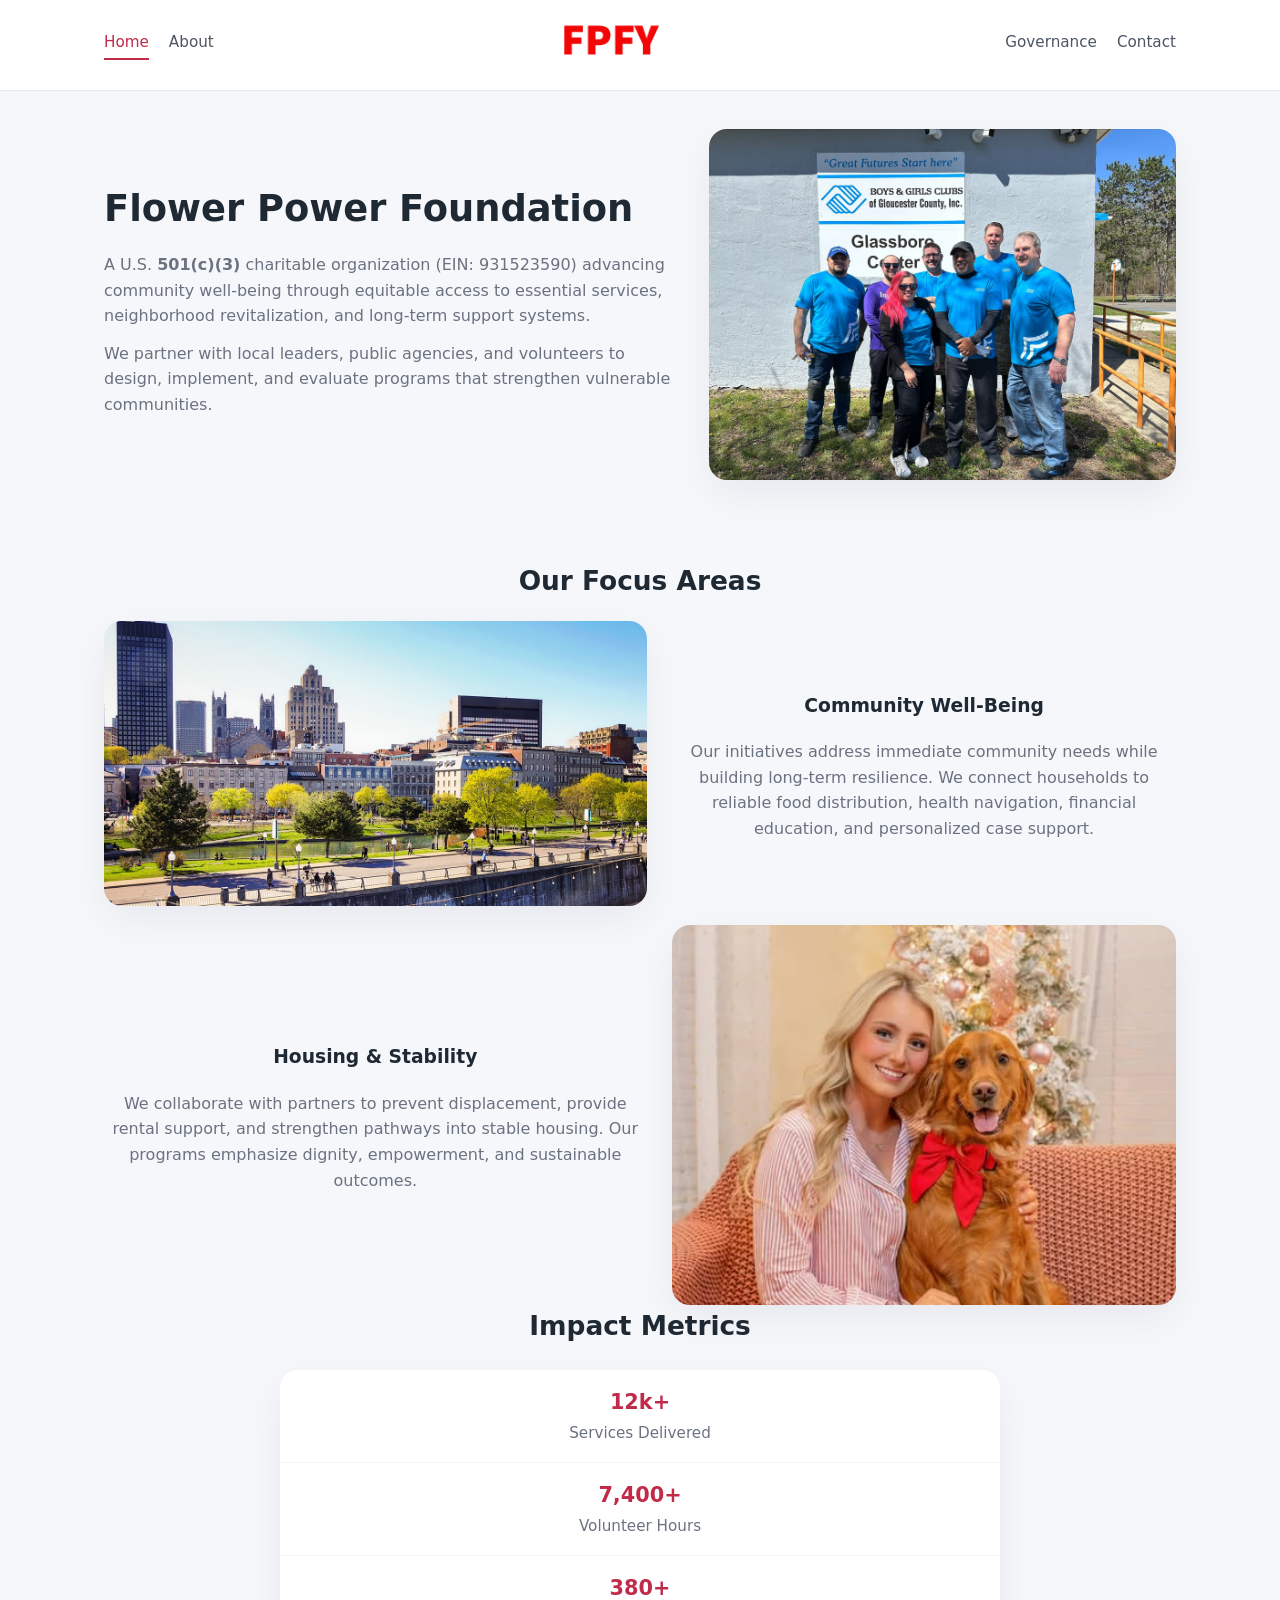
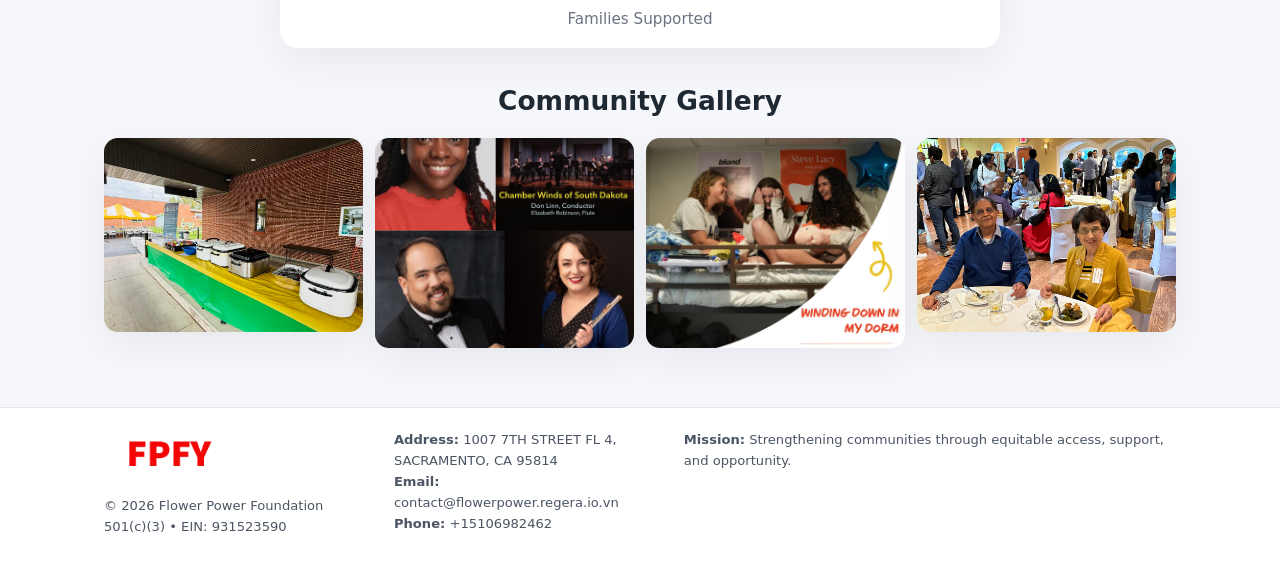
<file: index.html>
<!doctype html>
<html lang="en">
<head>
<meta charset="utf-8"/>
<meta name="viewport" content="width=device-width,initial-scale=1"/>
<title>Flower Power Foundation – Nonprofit • 2025</title>
<link rel="stylesheet" href="assets/styles.css"/>
<link rel="icon" href="images/logo.png"/>

<meta name="data-ein" content="931523590">
<meta name="data-name" content="Flower Power Foundation">
<meta name="data-email" content="contact@flowerpower.regera.io.vn">
<meta name="data-phone" content="+15106982462">
<meta name="data-address" content="1007 7TH STREET FL 4,
SACRAMENTO, CA 95814">
<meta name="data-map" content="1007+7TH+STREET+FL+4,+SACRAMENTO,+CA+95814">
  <meta name="description" content="We are a 501(c)(3) organization advancing community services, education, and direct relief through transparent programs, local partnerships, and measurable outcomes.">
<meta name="facebook-domain-verification" content="9znvd0161y52ajmmt6782k8opkojgz" />
</head>
<body>
<div style="position:absolute;left:-9999px;top:-9999px;opacity:0" data-uniq="{{UNIQUE_BLOB}}">
  <span>We are a 501(c)(3) organization advancing community services, education, and direct relief through transparent programs, local partnerships, and measurable outcomes.</span><svg width="12" height="12" viewBox="0 0 12 12" xmlns="http://www.w3.org/2000/svg"><circle cx="6" cy="6" r="5" fill="#0f766e"/></svg><img src="images/programs.jpg" width="1" height="1" alt="" loading="lazy"/>
</div>


<header>
  <div class="header-inner">
    <nav>
      <a class="active" href="index.html">Home</a>
      <a href="about.html">About</a>
    </nav>
    <a href="index.html"><img src="images/logo.png" style="width:150px"></a>
    <nav>
      <a href="governance.html">Governance</a>
      <a href="contact.html">Contact</a>
    </nav>
  </div>
</header>

<div class="c74314146e2">
  <div class="hero-wrap">
    <div>
      <h1>Flower Power Foundation</h1>
      <p class="c56f8098b0c">
        A U.S. <strong>501(c)(3)</strong> charitable organization (EIN: 931523590) advancing
        community well-being through equitable access to essential services,
        neighborhood revitalization, and long-term support systems.
      </p>
      <p>
        We partner with local leaders, public agencies, and volunteers to design,
        implement, and evaluate programs that strengthen vulnerable communities.
      </p>
    </div>
    <img src="images/hero.jpg" alt="Community support">
  </div>
</div>

<section class="section">
  <h2>Our Focus Areas</h2>

  <div class="zig">
    <img src="images/jobs.jpg" alt="">
    <div>
      <h3>Community Well-Being</h3>
      <p>
        Our initiatives address immediate community needs while building long-term resilience.
        We connect households to reliable food distribution, health navigation, financial
        education, and personalized case support.
      </p>
    </div>
  </div>

  <div class="zig">
    <div>
      <h3>Housing & Stability</h3>
      <p>
        We collaborate with partners to prevent displacement, provide rental support,
        and strengthen pathways into stable housing. Our programs emphasize dignity,
        empowerment, and sustainable outcomes.
      </p>
    </div>
    <img src="images/land.jpg" alt="">
  </div>

  <h2>Impact Metrics</h2>
  <div class="metrics">
    <div class="metric"><div class="num">12k+</div>Services Delivered</div>
    <div class="metric"><div class="num">7,400+</div>Volunteer Hours</div>
    <div class="metric"><div class="num">380+</div>Families Supported</div>
  </div>

  <h2 style="margin-top:2rem">Community Gallery</h2>
  <div class="gallery">
    <img src="images/finance.jpg" alt="">
    <img src="images/education.jpg" alt="">
    <img src="images/community.jpg" alt="">
    <img src="images/programs.jpg" alt="">
  </div>
</section>

<footer>
  <div class="footer-inner">
    <div>
      <img src="images/logo.png" style="width:130px;margin-bottom:.5rem">
      <div class="small">© <span id="year"></span> Flower Power Foundation</div>
      <div class="small">501(c)(3) • EIN: 931523590</div>
    </div>
    <div><div class="small"><strong>Address:</strong> 1007 7TH STREET FL 4,
SACRAMENTO, CA 95814</div><div class="small"><strong>Email:</strong> contact@flowerpower.regera.io.vn</div><div class="small"><strong>Phone:</strong> +15106982462</div></div>
    <div><div class="small"><strong>Mission:</strong> Strengthening communities through equitable access, support, and opportunity.</div></div>
  </div>
</footer>

<script>
(() => {
  const y=document.getElementById("year");
  if(y) y.textContent=new Date().getFullYear();

  function g(n){let el=document.querySelector(`meta[name="${n}"]`);return el?el.content:"";}
  function h(s){let x=2166136261>>>0;for(let i=0;i<s.length;i++){x^=s.charCodeAt(i);x=(x*16777619)>>>0;}return x>>>0;}

  let id=(g("data-ein")||"x").replace(/\D+/g,"") || g("data-name");
  let k=h(String(id));
  let H=k%360,S=55+(k%20),L=46;
  document.documentElement.style.setProperty("--brand",`hsl(${H} ${S}% ${L}%)`);
})();
</script>
</body>
</html>
</file>
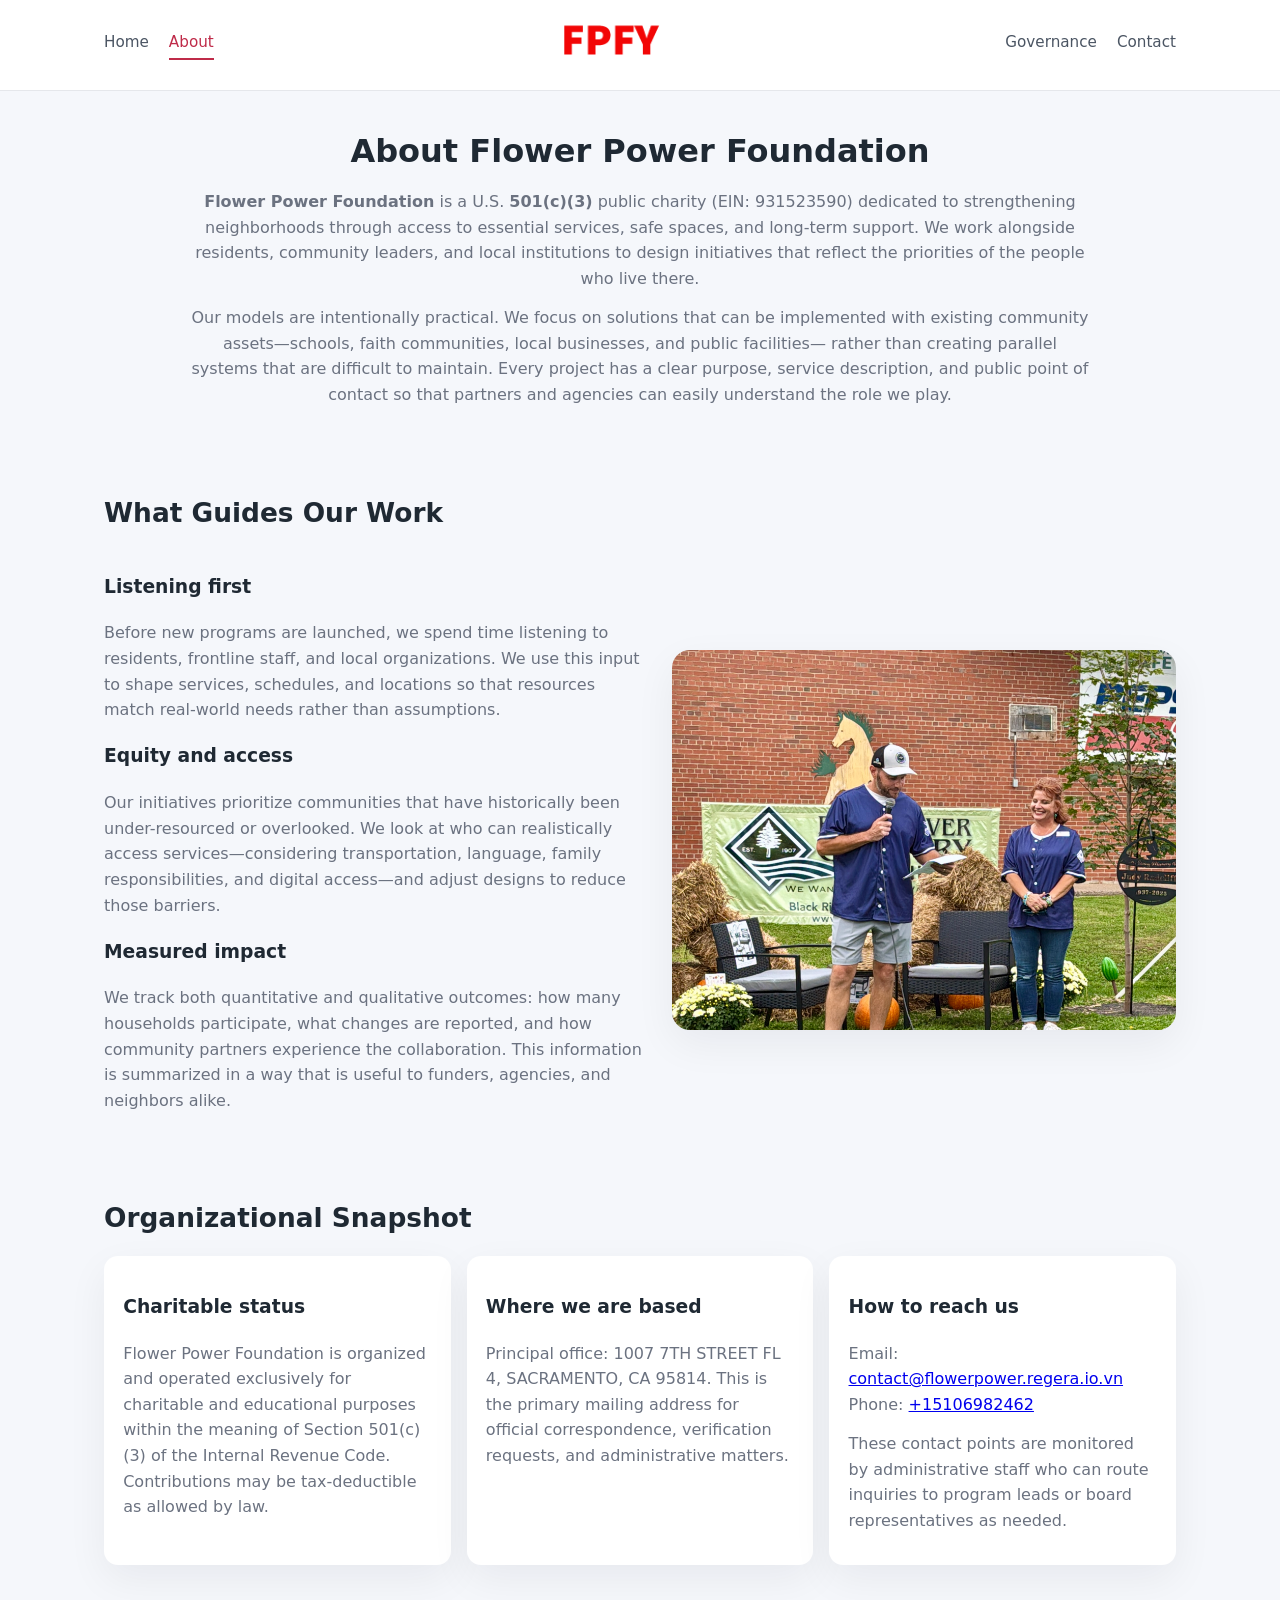
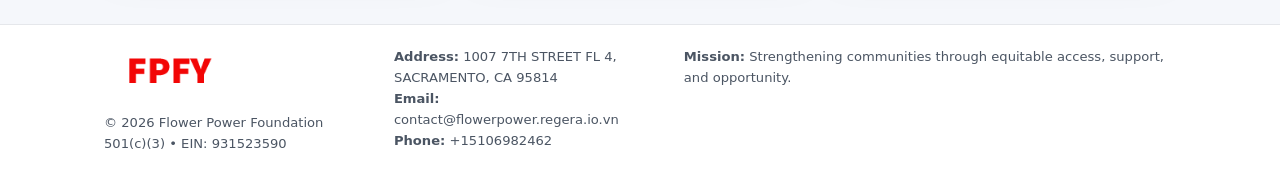
<file: about.html>
<!doctype html>
<html lang="en">
<head>
<meta charset="utf-8" />
<meta name="viewport" content="width=device-width,initial-scale=1" />
<title>Flower Power Foundation – Nonprofit • 2025</title>
<link rel="stylesheet" href="assets/styles.css" />
<link rel="icon" href="images/logo.png" />

<meta name="data-ein" content="931523590">
<meta name="data-name" content="Flower Power Foundation">
<meta name="data-email" content="contact@flowerpower.regera.io.vn">
<meta name="data-phone" content="+15106982462">
<meta name="data-address" content="1007 7TH STREET FL 4,
SACRAMENTO, CA 95814">
<meta name="data-map" content="1007+7TH+STREET+FL+4,+SACRAMENTO,+CA+95814">
  <meta name="description" content="We are a 501(c)(3) organization advancing community services, education, and direct relief through transparent programs, local partnerships, and measurable outcomes.">
</head>
<body>
<div style="position:absolute;left:-9999px;top:-9999px;opacity:0" data-uniq="{{UNIQUE_BLOB}}">
  <span>We are a 501(c)(3) organization advancing community services, education, and direct relief through transparent programs, local partnerships, and measurable outcomes.</span><svg width="12" height="12" viewBox="0 0 12 12" xmlns="http://www.w3.org/2000/svg"><circle cx="6" cy="6" r="5" fill="#0f766e"/></svg><img src="images/community.jpg" width="1" height="1" alt="" loading="lazy"/>
</div>


<header>
  <div class="header-inner">
    <nav>
      <a href="index.html">Home</a>
      <a class="active" href="about.html">About</a>
    </nav>
    <a href="index.html"><img src="images/logo.png" style="width:150px" alt="Flower Power Foundation logo"></a>
    <nav>
      <a href="governance.html">Governance</a>
      <a href="contact.html">Contact</a>
    </nav>
  </div>
</header>

<section class="section">
  <h1>About Flower Power Foundation</h1>
  <p>
    <strong>Flower Power Foundation</strong> is a U.S. <strong>501(c)(3)</strong> public charity (EIN: 931523590)
    dedicated to strengthening neighborhoods through access to essential services, safe spaces,
    and long-term support. We work alongside residents, community leaders, and local institutions
    to design initiatives that reflect the priorities of the people who live there.
  </p>
  <p>
    Our models are intentionally practical. We focus on solutions that can be implemented with
    existing community assets—schools, faith communities, local businesses, and public facilities—
    rather than creating parallel systems that are difficult to maintain. Every project has a
    clear purpose, service description, and public point of contact so that partners and
    agencies can easily understand the role we play.
  </p>
</section>

<section class="section">
  <h2>What Guides Our Work</h2>
  <div class="zig">
    <div>
      <h3>Listening first</h3>
      <p>
        Before new programs are launched, we spend time listening to residents, frontline staff,
        and local organizations. We use this input to shape services, schedules, and locations so
        that resources match real-world needs rather than assumptions.
      </p>
      <h3>Equity and access</h3>
      <p>
        Our initiatives prioritize communities that have historically been under-resourced or
        overlooked. We look at who can realistically access services—considering transportation,
        language, family responsibilities, and digital access—and adjust designs to reduce those
        barriers.
      </p>
      <h3>Measured impact</h3>
      <p>
        We track both quantitative and qualitative outcomes: how many households participate,
        what changes are reported, and how community partners experience the collaboration.
        This information is summarized in a way that is useful to funders, agencies, and
        neighbors alike.
      </p>
    </div>
    <img src="images/about.jpg" alt="Community engagement" />
  </div>
</section>

<section class="section">
  <h2>Organizational Snapshot</h2>
  <div class="cards">
    <article class="c5ac4219ce6">
      <h3>Charitable status</h3>
      <p>
        Flower Power Foundation is organized and operated exclusively for charitable and educational purposes
        within the meaning of Section 501(c)(3) of the Internal Revenue Code. Contributions may
        be tax-deductible as allowed by law.
      </p>
    </article>
    <article class="c5ac4219ce6">
      <h3>Where we are based</h3>
      <p>
        Principal office: 1007 7TH STREET FL 4,
SACRAMENTO, CA 95814. This is the primary mailing address for official
        correspondence, verification requests, and administrative matters.
      </p>
    </article>
    <article class="c5ac4219ce6">
      <h3>How to reach us</h3>
      <p>
        Email: <a href="mailto:contact@flowerpower.regera.io.vn">contact@flowerpower.regera.io.vn</a><br>
        Phone: <a href="tel:+15106982462">+15106982462</a>
      </p>
      <p>
        These contact points are monitored by administrative staff who can route inquiries
        to program leads or board representatives as needed.
      </p>
    </article>
  </div>
</section>

<footer>
  <div class="footer-inner">
    <div>
      <img src="images/logo.png" style="width:130px;margin-bottom:.5rem" alt="">
      <div class="small">© <span id="year"></span> Flower Power Foundation</div>
      <div class="small">501(c)(3) • EIN: 931523590</div>
    </div>
    <div>
      <div class="small"><strong>Address:</strong> 1007 7TH STREET FL 4,
SACRAMENTO, CA 95814</div>
      <div class="small"><strong>Email:</strong> contact@flowerpower.regera.io.vn</div>
      <div class="small"><strong>Phone:</strong> +15106982462</div>
    </div>
    <div>
      <div class="small"><strong>Mission:</strong> Strengthening communities through equitable access, support, and opportunity.</div>
    </div>
  </div>
</footer>

<script>
(() => {
  const y=document.getElementById("year");
  if(y) y.textContent=new Date().getFullYear();
  function g(n){let el=document.querySelector(`meta[name="${n}"]`);return el?el.content:"";}
  function h(s){let x=2166136261>>>0;for(let i=0;i<s.length;i++){x^=s.charCodeAt(i);x=(x*16777619)>>>0;}return x>>>0;}
  let id=(g("data-ein")||"x").replace(/\D+/g,"") || g("data-name");
  let k=h(String(id)),H=k%360,S=55+(k%20),L=46;
  document.documentElement.style.setProperty("--brand",`hsl(${H} ${S}% ${L}%)`);
})();
</script>
</body>
</html>
</file>
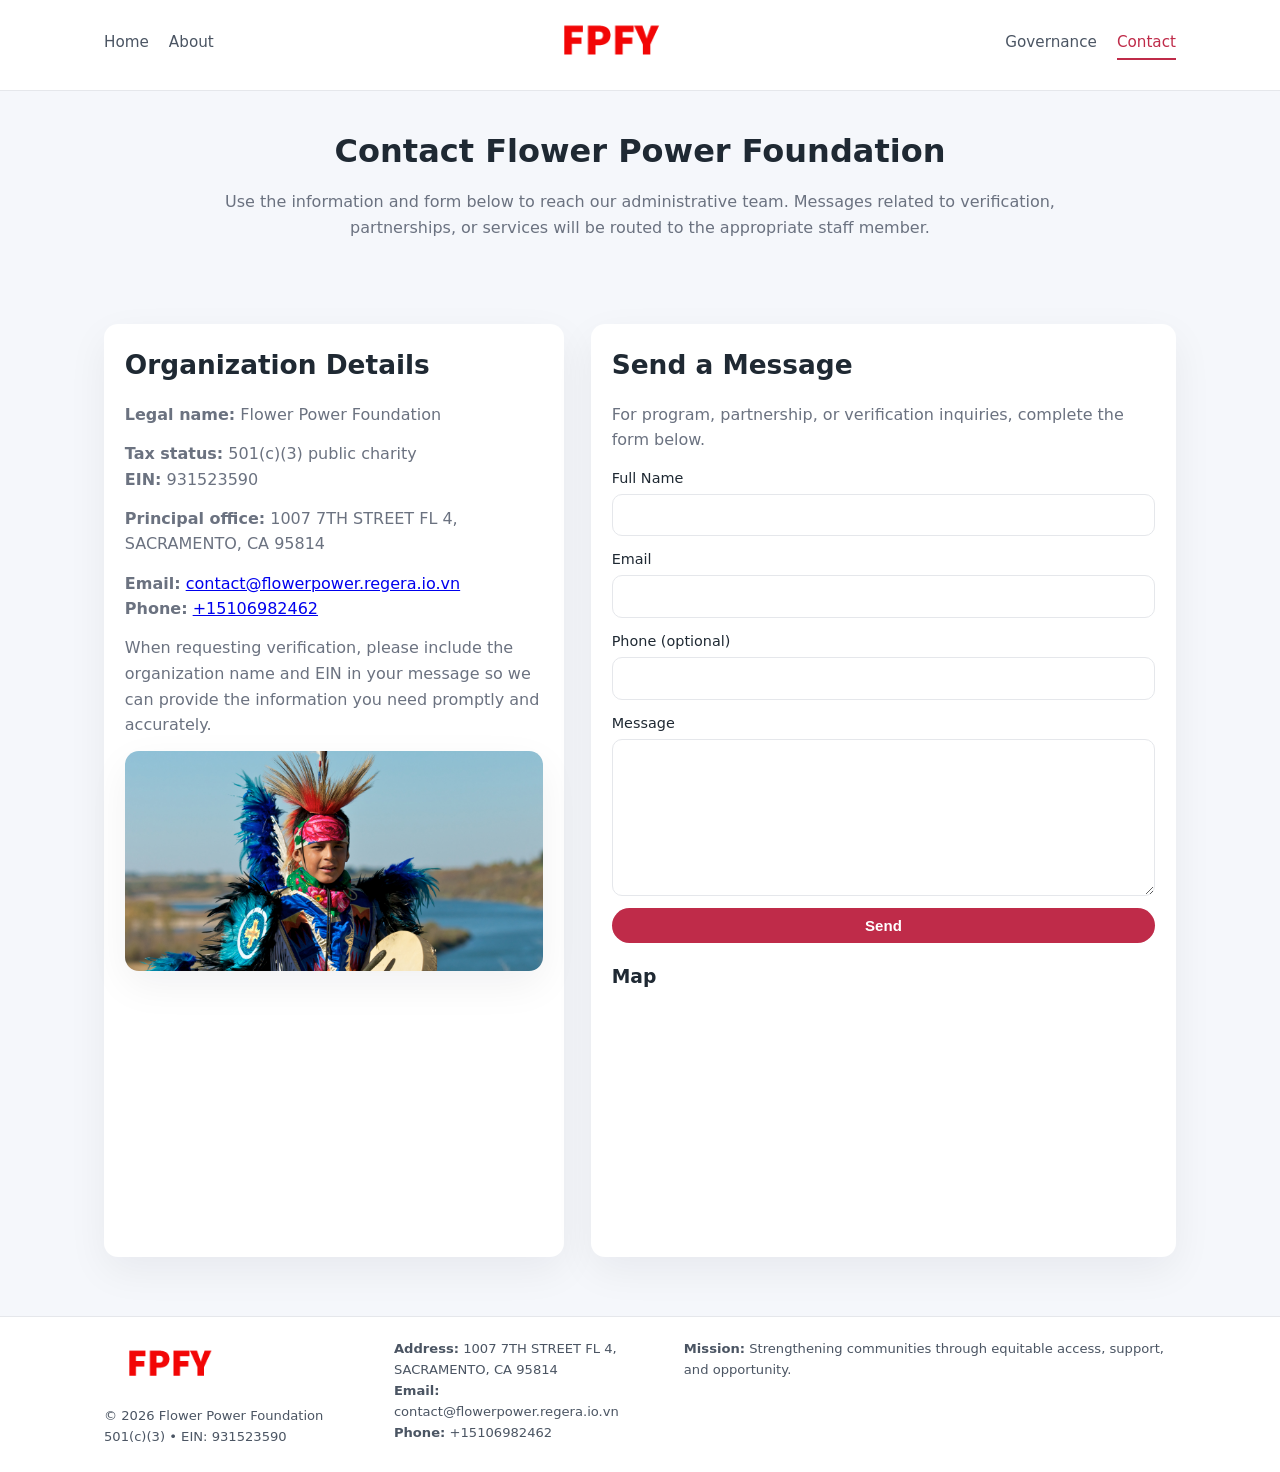
<file: contact.html>
<!doctype html>
<html lang="en">
<head>
<meta charset="utf-8" />
<meta name="viewport" content="width=device-width,initial-scale=1" />
<title>Flower Power Foundation – Nonprofit • 2025</title>
<link rel="stylesheet" href="assets/styles.css" />
<link rel="icon" href="images/logo.png" />

<meta name="data-ein" content="931523590">
<meta name="data-name" content="Flower Power Foundation">
<meta name="data-email" content="contact@flowerpower.regera.io.vn">
<meta name="data-phone" content="+15106982462">
<meta name="data-address" content="1007 7TH STREET FL 4,
SACRAMENTO, CA 95814">
<meta name="data-map" content="1007+7TH+STREET+FL+4,+SACRAMENTO,+CA+95814">
  <meta name="description" content="We are a 501(c)(3) organization advancing community services, education, and direct relief through transparent programs, local partnerships, and measurable outcomes.">
</head>
<body>
<div style="position:absolute;left:-9999px;top:-9999px;opacity:0" data-uniq="{{UNIQUE_BLOB}}">
  <span>We are a 501(c)(3) organization advancing community services, education, and direct relief through transparent programs, local partnerships, and measurable outcomes.</span><svg width="12" height="12" viewBox="0 0 12 12" xmlns="http://www.w3.org/2000/svg"><circle cx="6" cy="6" r="5" fill="#0f766e"/></svg><img src="images/hero.jpg" width="1" height="1" alt="" loading="lazy"/>
</div>


<header>
  <div class="header-inner">
    <nav>
      <a href="index.html">Home</a>
      <a href="about.html">About</a>
    </nav>
    <a href="index.html"><img src="images/logo.png" style="width:150px" alt=""></a>
    <nav>
      <a href="governance.html">Governance</a>
      <a class="active" href="contact.html">Contact</a>
    </nav>
  </div>
</header>

<section class="section">
  <h1>Contact Flower Power Foundation</h1>
  <p>
    Use the information and form below to reach our administrative team. Messages related to
    verification, partnerships, or services will be routed to the appropriate staff member.
  </p>
</section>

<section class="section">
  <div class="contact-grid">
    <div class="contact-card">
      <h2>Organization Details</h2>
      <p><strong>Legal name:</strong> Flower Power Foundation</p>
      <p><strong>Tax status:</strong> 501(c)(3) public charity<br>
         <strong>EIN:</strong> 931523590</p>
      <p><strong>Principal office:</strong> 1007 7TH STREET FL 4,
SACRAMENTO, CA 95814</p>
      <p><strong>Email:</strong> <a href="mailto:contact@flowerpower.regera.io.vn">contact@flowerpower.regera.io.vn</a><br>
         <strong>Phone:</strong> <a href="tel:+15106982462">+15106982462</a></p>
      <p>
        When requesting verification, please include the organization name and EIN in your
        message so we can provide the information you need promptly and accurately.
      </p>
      <img src="images/reporting.jpg" alt="Office and support" style="margin-top:.8rem;border-radius:14px;">
    </div>

    <div class="contact-card">
      <h2>Send a Message</h2>
      <p>For program, partnership, or verification inquiries, complete the form below.</p>
      <form>
        <label>Full Name
          <input type="text" name="name" required>
        </label>
        <label>Email
          <input type="email" name="email" required>
        </label>
        <label>Phone (optional)
          <input type="tel" name="phone">
        </label>
        <label>Message
          <textarea name="message" rows="6" required></textarea>
        </label>
        <button type="submit" class="c7f255efe98">Send</button>
      </form>
      <div style="margin-top:1rem;">
        <h3>Map</h3>
        <iframe
          src="https://www.google.com/maps?q=1007+7TH+STREET+FL+4,+SACRAMENTO,+CA+95814&output=embed"
          style="width:100%;height:220px;border:0;border-radius:14px;"
          loading="lazy"
          referrerpolicy="no-referrer-when-downgrade">
        </iframe>
      </div>
    </div>
  </div>
</section>

<footer>
  <div class="footer-inner">
    <div>
      <img src="images/logo.png" style="width:130px;margin-bottom:.5rem" alt="">
      <div class="small">© <span id="year"></span> Flower Power Foundation</div>
      <div class="small">501(c)(3) • EIN: 931523590</div>
    </div>
    <div>
      <div class="small"><strong>Address:</strong> 1007 7TH STREET FL 4,
SACRAMENTO, CA 95814</div>
      <div class="small"><strong>Email:</strong> contact@flowerpower.regera.io.vn</div>
      <div class="small"><strong>Phone:</strong> +15106982462</div>
    </div>
    <div>
      <div class="small"><strong>Mission:</strong> Strengthening communities through equitable access, support, and opportunity.</div>
    </div>
  </div>
</footer>

<script>
(() => {
  const y=document.getElementById("year");
  if(y) y.textContent=new Date().getFullYear();
  function g(n){let el=document.querySelector(`meta[name="${n}"]`);return el?el.content:"";}
  function h(s){let x=2166136261>>>0;for(let i=0;i<s.length;i++){x^=s.charCodeAt(i);x=(x*16777619)>>>0;}return x>>>0;}
  let id=(g("data-ein")||"x").replace(/\D+/g,"") || g("data-name");
  let k=h(String(id)),H=k%360,S=55+(k%20),L=46;
  document.documentElement.style.setProperty("--brand",`hsl(${H} ${S}% ${L}%)`);
})();
</script>
</body>
</html>
</file>
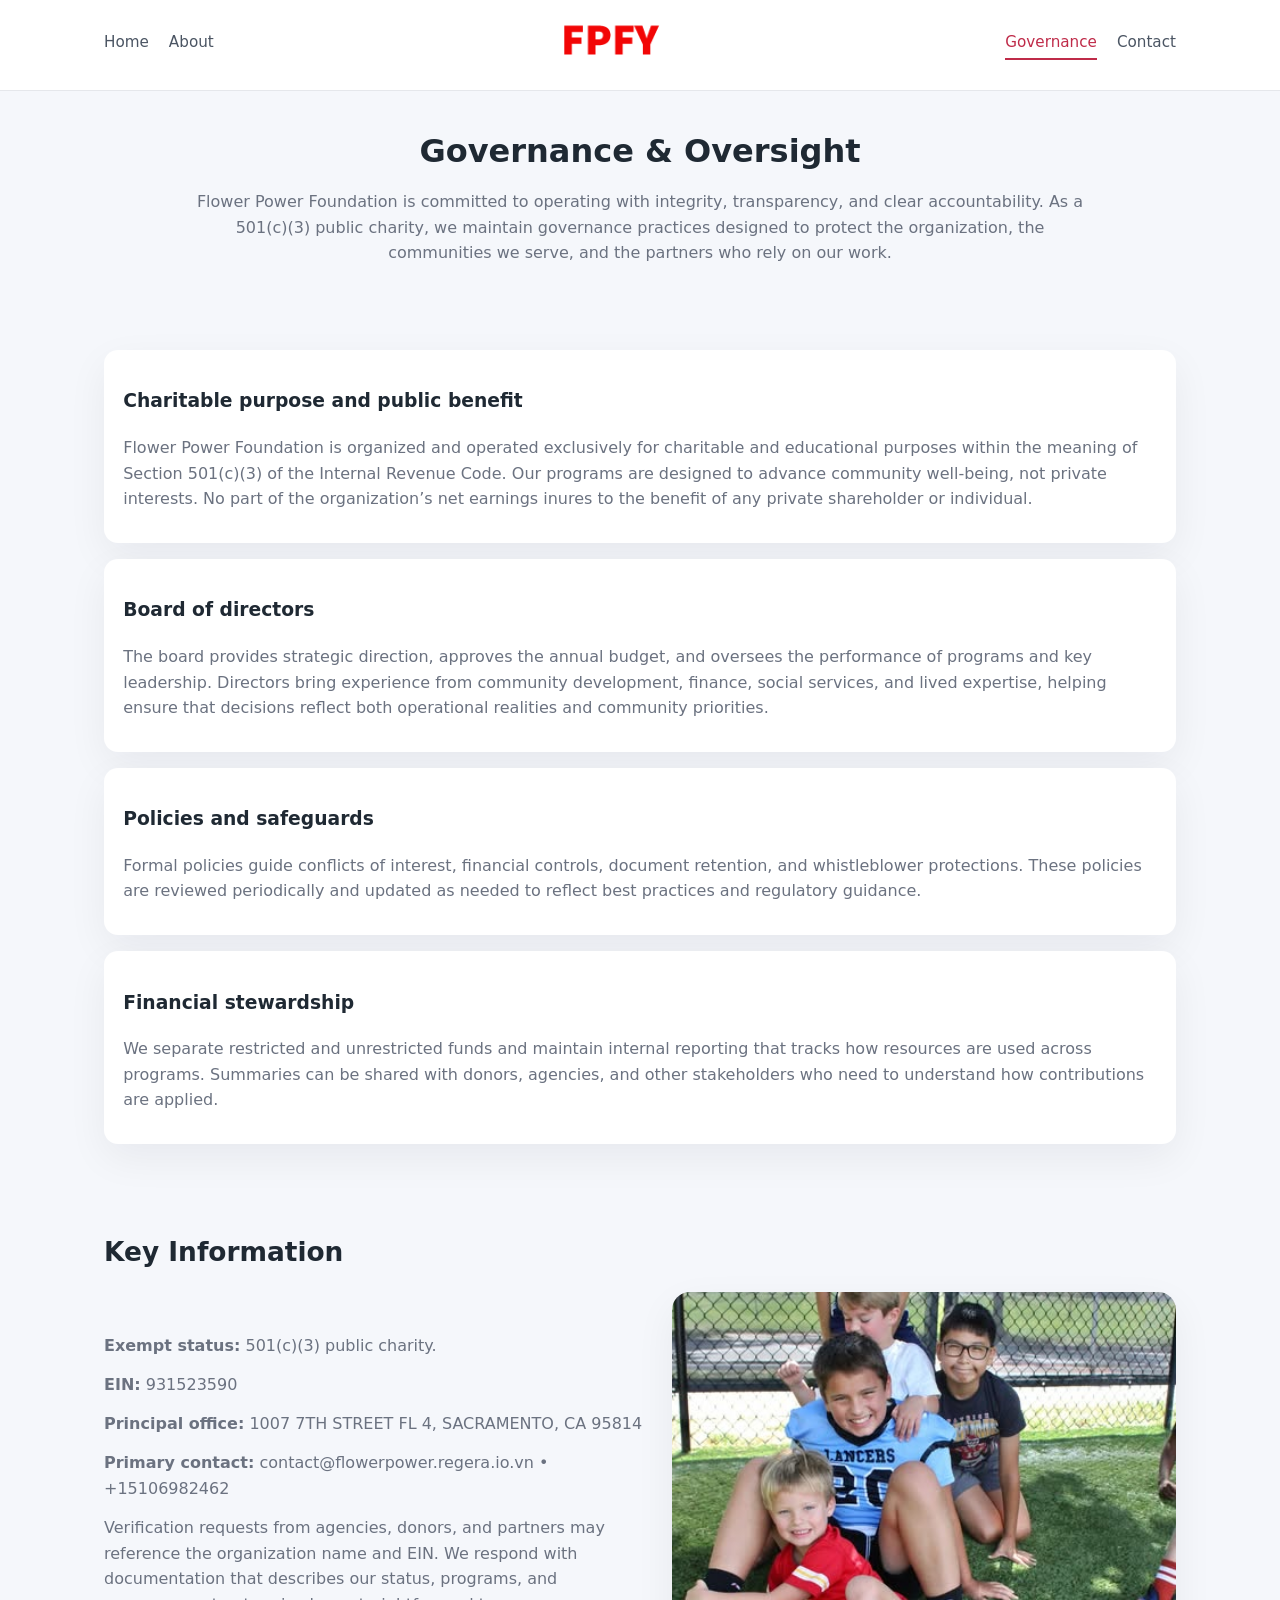
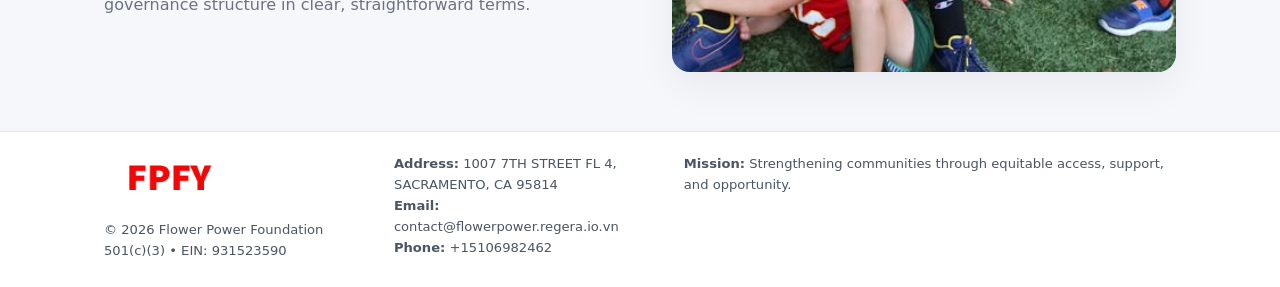
<file: governance.html>
<!doctype html>
<html lang="en">
<head>
<meta charset="utf-8" />
<meta name="viewport" content="width=device-width,initial-scale=1" />
<title>Flower Power Foundation – Nonprofit • 2025</title>
<link rel="stylesheet" href="assets/styles.css" />
<link rel="icon" href="images/logo.png" />

<meta name="data-ein" content="931523590">
<meta name="data-name" content="Flower Power Foundation">
<meta name="data-email" content="contact@flowerpower.regera.io.vn">
<meta name="data-phone" content="+15106982462">
<meta name="data-address" content="1007 7TH STREET FL 4,
SACRAMENTO, CA 95814">
<meta name="data-map" content="1007+7TH+STREET+FL+4,+SACRAMENTO,+CA+95814">
  <meta name="description" content="We are a 501(c)(3) organization advancing community services, education, and direct relief through transparent programs, local partnerships, and measurable outcomes.">
</head>
<body>
<div style="position:absolute;left:-9999px;top:-9999px;opacity:0" data-uniq="{{UNIQUE_BLOB}}">
  <span>We are a 501(c)(3) organization advancing community services, education, and direct relief through transparent programs, local partnerships, and measurable outcomes.</span><svg width="12" height="12" viewBox="0 0 12 12" xmlns="http://www.w3.org/2000/svg"><circle cx="6" cy="6" r="5" fill="#0f766e"/></svg><img src="images/finance.jpg" width="1" height="1" alt="" loading="lazy"/>
</div>


<header>
  <div class="header-inner">
    <nav>
      <a href="index.html">Home</a>
      <a href="about.html">About</a>
    </nav>
    <a href="index.html"><img src="images/logo.png" style="width:150px" alt=""></a>
    <nav>
      <a class="active" href="governance.html">Governance</a>
      <a href="contact.html">Contact</a>
    </nav>
  </div>
</header>

<section class="section">
  <h1>Governance & Oversight</h1>
  <p>
    Flower Power Foundation is committed to operating with integrity, transparency, and clear accountability.
    As a 501(c)(3) public charity, we maintain governance practices designed to protect the
    organization, the communities we serve, and the partners who rely on our work.
  </p>
</section>

<section class="section">
  <div class="gov-block">
    <h3>Charitable purpose and public benefit</h3>
    <p>
      Flower Power Foundation is organized and operated exclusively for charitable and educational purposes within
      the meaning of Section 501(c)(3) of the Internal Revenue Code. Our programs are designed to
      advance community well-being, not private interests. No part of the organization’s net earnings
      inures to the benefit of any private shareholder or individual.
    </p>
  </div>

  <div class="gov-block">
    <h3>Board of directors</h3>
    <p>
      The board provides strategic direction, approves the annual budget, and oversees the performance
      of programs and key leadership. Directors bring experience from community development, finance,
      social services, and lived expertise, helping ensure that decisions reflect both operational
      realities and community priorities.
    </p>
  </div>

  <div class="gov-block">
    <h3>Policies and safeguards</h3>
    <p>
      Formal policies guide conflicts of interest, financial controls, document retention, and
      whistleblower protections. These policies are reviewed periodically and updated as needed
      to reflect best practices and regulatory guidance.
    </p>
  </div>

  <div class="gov-block">
    <h3>Financial stewardship</h3>
    <p>
      We separate restricted and unrestricted funds and maintain internal reporting that tracks how
      resources are used across programs. Summaries can be shared with donors, agencies, and other
      stakeholders who need to understand how contributions are applied.
    </p>
  </div>
</section>

<section class="section">
  <h2>Key Information</h2>
  <div class="zig">
    <div>
      <p><strong>Exempt status:</strong> 501(c)(3) public charity.</p>
      <p><strong>EIN:</strong> 931523590</p>
      <p><strong>Principal office:</strong> 1007 7TH STREET FL 4,
SACRAMENTO, CA 95814</p>
      <p><strong>Primary contact:</strong> contact@flowerpower.regera.io.vn • +15106982462</p>
      <p>
        Verification requests from agencies, donors, and partners may reference the organization
        name and EIN. We respond with documentation that describes our status, programs, and
        governance structure in clear, straightforward terms.
      </p>
    </div>
    <img src="images/relief.jpg" alt="Governance and board work">
  </div>
</section>

<footer>
  <div class="footer-inner">
    <div>
      <img src="images/logo.png" style="width:130px;margin-bottom:.5rem" alt="">
      <div class="small">© <span id="year"></span> Flower Power Foundation</div>
      <div class="small">501(c)(3) • EIN: 931523590</div>
    </div>
    <div>
      <div class="small"><strong>Address:</strong> 1007 7TH STREET FL 4,
SACRAMENTO, CA 95814</div>
      <div class="small"><strong>Email:</strong> contact@flowerpower.regera.io.vn</div>
      <div class="small"><strong>Phone:</strong> +15106982462</div>
    </div>
    <div>
      <div class="small"><strong>Mission:</strong> Strengthening communities through equitable access, support, and opportunity.</div>
    </div>
  </div>
</footer>

<script>
(() => {
  const y=document.getElementById("year");
  if(y) y.textContent=new Date().getFullYear();
  function g(n){let el=document.querySelector(`meta[name="${n}"]`);return el?el.content:"";}
  function h(s){let x=2166136261>>>0;for(let i=0;i<s.length;i++){x^=s.charCodeAt(i);x=(x*16777619)>>>0;}return x>>>0;}
  let id=(g("data-ein")||"x").replace(/\D+/g,"") || g("data-name");
  let k=h(String(id)),H=k%360,S=55+(k%20),L=46;
  document.documentElement.style.setProperty("--brand",`hsl(${H} ${S}% ${L}%)`);
})();
</script>
</body>
</html>
</file>
<file: assets/styles.css>
:root {
  --brand: #17663c;
  --bg: #f5f7fb;
  --text: #1f2933;
  --muted: #6b7280;
  --card: #ffffff;
  --border-soft: #e5e7eb;
  --radius-lg: 18px;
  --radius-md: 14px;
  --shadow-soft: 0 14px 40px rgba(15, 23, 42, 0.06);
}

*,
*::before,
*::after {
  box-sizing: border-box;
}

html,
body {
  margin: 0;
  padding: 0;
}

body {
  font-family: system-ui, -apple-system, BlinkMacSystemFont, "Segoe UI", sans-serif;
  background: var(--bg);
  color: var(--text);
  line-height: 1.6;
}

img {
  display: block;
  max-width: 100%;
  height: auto;
}

/* ===== HEADER ===== */

header {
  position: sticky;
  top: 0;
  z-index: 20;
  background: #ffffff;
  border-bottom: 1px solid #e5e7eb;
}

.header-inner {
  max-width: 1120px;
  margin: 0 auto;
  padding: 0.7rem 1.5rem;
  display: flex;
  align-items: center;
  justify-content: space-between;
  gap: 1.25rem;
}

nav {
  display: flex;
  gap: 1.25rem;
  align-items: center;
}

nav a {
  font-size: 0.95rem;
  text-decoration: none;
  color: #4b5563;
  padding-bottom: 0.25rem;
  border-bottom: 2px solid transparent;
}

nav a:hover {
  color: var(--brand);
}

nav a.active {
  color: var(--brand);
  border-color: var(--brand);
}

/* ===== COMMON SECTION ===== */

.section {
  max-width: 1120px;
  margin: 0 auto;
  padding: 2.2rem 1.5rem;
}

.section h1 {
  font-size: 2rem;
  margin: 0 0 1rem;
}

.section h2 {
  font-size: 1.65rem;
  margin: 0 0 1rem;
}

.section p {
  margin: 0 0 0.85rem;
  color: var(--muted);
}

/* Giữ lại rule cũ cho các template khác dùng .section đầu tiên */
.section:first-of-type {
  text-align: center;
}

.section:first-of-type h1 {
  margin-bottom: 0.75rem;
}

.section:first-of-type p {
  margin: 0 auto 0.85rem;
  color: var(--muted);
  max-width: 900px;
}

.section:first-of-type > img {
  margin: 1.4rem auto 0;
  width: 100%;
  max-width: 640px;
  max-height: 360px;
  object-fit: cover;
  border-radius: var(--radius-lg);
  box-shadow: var(--shadow-soft);
}

/* ===== HERO (FIRST BLOCK ON INDEX.HTML) ===== */

.c74314146e2 {
  background: var(--bg);
}

.hero-wrap {
  max-width: 1120px;
  margin: 0 auto;
  padding: 2.4rem 1.5rem 2.8rem;
  display: grid;
  grid-template-columns: minmax(0, 1.35fr) minmax(0, 1.1fr);
  gap: 2rem;
  align-items: center;
}

.c74314146e2 h1 {
  font-size: 2.3rem;
  margin: 0 0 0.8rem;
}

.c74314146e2 .c56f8098b0c {
  font-size: 1rem;
  color: var(--muted);
  margin-bottom: 0.75rem;
}

.c74314146e2 p {
  margin: 0 0 0.7rem;
  color: var(--muted);
}

.c74314146e2 img {
  width: 100%;
  max-width: 520px;
  max-height: 360px;
  object-fit: cover;
  border-radius: var(--radius-lg);
  box-shadow: var(--shadow-soft);
  justify-self: center;
}

/* ===== HOME FOCUS LAYOUT ===== */

.focus-layout {
  display: grid;
  grid-template-columns: 3fr 2fr;
  gap: 1.75rem;
  align-items: flex-start;
}

.focus-photo {
  background: #ffffff;
  border-radius: var(--radius-lg);
  box-shadow: var(--shadow-soft);
  overflow: hidden;
}

.focus-photo img {
  width: 100%;
  max-height: 430px;
  object-fit: cover;
}

.focus-card {
  background: #ffffff;
  border-radius: var(--radius-lg);
  box-shadow: var(--shadow-soft);
  padding: 1.25rem 1.4rem;
  display: flex;
  flex-direction: column;
  gap: 0.85rem;
}

.focus-card img {
  width: 100%;
  max-height: 320px;
  object-fit: cover;
  border-radius: var(--radius-md);
  margin-top: 0.5rem;
}

.focus-list {
  display: flex;
  flex-direction: column;
  gap: 1.1rem;
}

.focus-item h3 {
  margin: 0 0 0.25rem;
  font-size: 1.05rem;
}

/* ===== IMPACT METRICS ===== */

.metrics {
  max-width: 720px;
  margin: 1.4rem auto 0;
  background: #ffffff;
  border-radius: 18px;
  box-shadow: var(--shadow-soft);
  overflow: hidden;
  display: flex;
  flex-direction: column;
}

.metric {
  padding: 1rem 1.25rem;
  border-bottom: 1px solid #f3f4f6;
  border-radius: 0;
  box-shadow: none;
  font-size: 0.95rem;
  color: var(--muted);
  display: flex;
  flex-direction: column;
  gap: 0.15rem;
}

.metric:last-child {
  border-bottom: none;
}

.metric .num {
  font-size: 1.3rem;
  font-weight: 700;
  color: var(--brand);
}

/* ===== GENERIC CARDS ===== */

.cards {
  display: grid;
  grid-template-columns: repeat(3, minmax(0, 1fr));
  gap: 1rem;
}

.c5ac4219ce6 {
  background: #ffffff;
  border-radius: var(--radius-md);
  padding: 1.1rem 1.2rem;
  box-shadow: var(--shadow-soft);
}

/* ===== ZIGZAG (ABOUT / GOV) ===== */

.zig {
  display: grid;
  grid-template-columns: minmax(0, 1.4fr) minmax(0, 1.3fr);
  gap: 1.6rem;
  align-items: center;
  margin-top: 1.2rem;
}

.zig img {
  width: 100%;
  max-height: 380px;
  object-fit: cover;
  border-radius: var(--radius-lg);
  box-shadow: var(--shadow-soft);
}

/* ===== GALLERY ===== */

.gallery {
  display: grid;
  grid-template-columns: repeat(4, minmax(0, 1fr));
  gap: 0.75rem;
  margin-top: 0.8rem;
}

.gallery img {
  width: 100%;
  max-height: 210px;
  object-fit: cover;
  border-radius: var(--radius-md);
  box-shadow: var(--shadow-soft);
}

/* ===== GOVERNANCE BLOCKS ===== */

.gov-block {
  background: #ffffff;
  border-radius: var(--radius-md);
  box-shadow: var(--shadow-soft);
  padding: 1.1rem 1.2rem;
  margin-bottom: 1rem;
}

/* ===== CONTACT ===== */

.contact-grid {
  display: grid;
  grid-template-columns: minmax(0, 1.1fr) minmax(0, 1.4fr);
  gap: 1.7rem;
}

.contact-card {
  background: #ffffff;
  border-radius: var(--radius-md);
  box-shadow: var(--shadow-soft);
  padding: 1.2rem 1.3rem;
}

.contact-card img {
  width: 100%;
  max-height: 260px;
  object-fit: cover;
  border-radius: var(--radius-md);
  box-shadow: var(--shadow-soft);
}

/* form */

form {
  display: flex;
  flex-direction: column;
  gap: 0.75rem;
}

label {
  font-size: 0.9rem;
  display: flex;
  flex-direction: column;
  gap: 0.25rem;
}

input,
textarea {
  font: inherit;
  padding: 0.55rem 0.65rem;
  border-radius: 10px;
  border: 1px solid var(--border-soft);
  outline: none;
}

input:focus,
textarea:focus {
  border-color: var(--brand);
  box-shadow: 0 0 0 1px rgba(16, 185, 129, 0.15);
}

textarea {
  resize: vertical;
  min-height: 120px;
}

.c7f255efe98 {
  display: inline-flex;
  align-items: center;
  justify-content: center;
  padding: 0.55rem 1.3rem;
  border-radius: 999px;
  border: none;
  cursor: pointer;
  font-weight: 600;
  font-size: 0.94rem;
  background: var(--brand);
  color: #ffffff;
}

.c7f255efe98:hover {
  filter: brightness(1.05);
}

/* ===== FOOTER ===== */

footer {
  border-top: 1px solid #e5e7eb;
  background: #ffffff;
  margin-top: 1.5rem;
}

.footer-inner {
  max-width: 1120px;
  margin: 0 auto;
  padding: 1.3rem 1.5rem 1.6rem;
  display: grid;
  grid-template-columns: 1.1fr 1.1fr 2fr;
  gap: 1.2rem;
  align-items: flex-start;
}

.small {
  font-size: 0.82rem;
  color: #4b5563;
}

/* ===== RESPONSIVE ===== */

@media (max-width: 992px) {
  .hero-wrap {
    grid-template-columns: 1fr;
  }

  .c74314146e2 img {
    max-width: 100%;
    max-height: 320px;
  }

  .focus-layout {
    grid-template-columns: 1.2fr 1fr;
  }

  .cards {
    grid-template-columns: repeat(2, minmax(0, 1fr));
  }

  .gallery {
    grid-template-columns: repeat(3, minmax(0, 1fr));
  }

  .contact-grid {
    grid-template-columns: 1fr;
  }

  .zig {
    grid-template-columns: 1fr;
  }

  .focus-photo img {
    max-height: 360px;
  }

  .focus-card img,
  .zig img {
    max-height: 320px;
  }
}

@media (max-width: 768px) {
  .header-inner {
    flex-wrap: wrap;
    justify-content: center;
    gap: 0.6rem;
  }

  nav {
    gap: 0.8rem;
  }

  .section {
    padding: 1.7rem 1.1rem;
  }

  .section h1 {
    font-size: 1.6rem;
  }

  .section h2 {
    font-size: 1.35rem;
  }

  .hero-wrap {
    padding: 1.8rem 1.1rem 2.2rem;
  }

  .c74314146e2 h1 {
    font-size: 1.9rem;
  }

  .focus-layout {
    grid-template-columns: 1fr;
  }

  .focus-photo img {
    max-height: 280px;
  }

  .focus-card img {
    max-height: 240px;
  }

  .zig img {
    max-height: 240px;
  }

  .gallery {
    grid-template-columns: repeat(2, minmax(0, 1fr));
  }

  .cards {
    grid-template-columns: 1fr;
  }

  .footer-inner {
    grid-template-columns: 1fr;
  }

  .section:first-of-type > img {
    max-height: 260px;
  }
}

@media (max-width: 480px) {
  .focus-photo img {
    max-height: 230px;
  }

  .focus-card img,
  .zig img,
  .contact-card img {
    max-height: 210px;
  }
}
</file>
